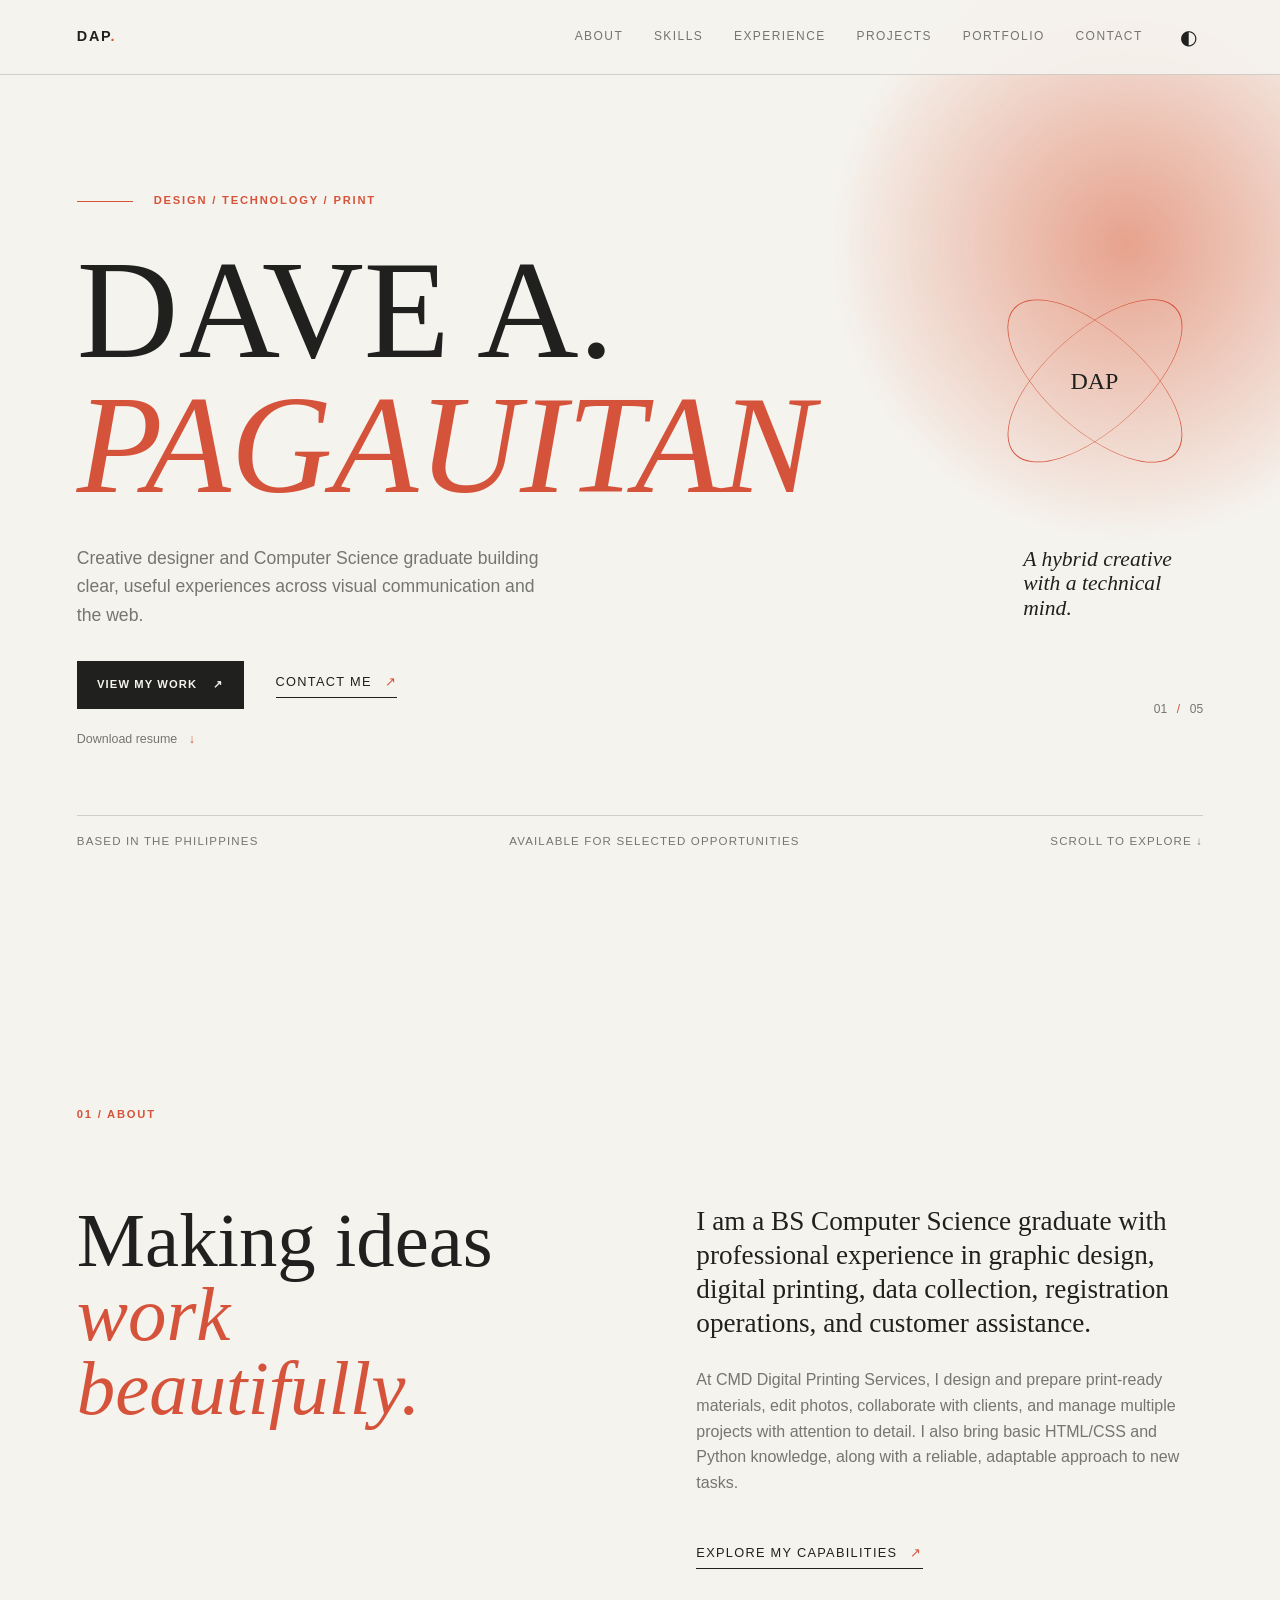
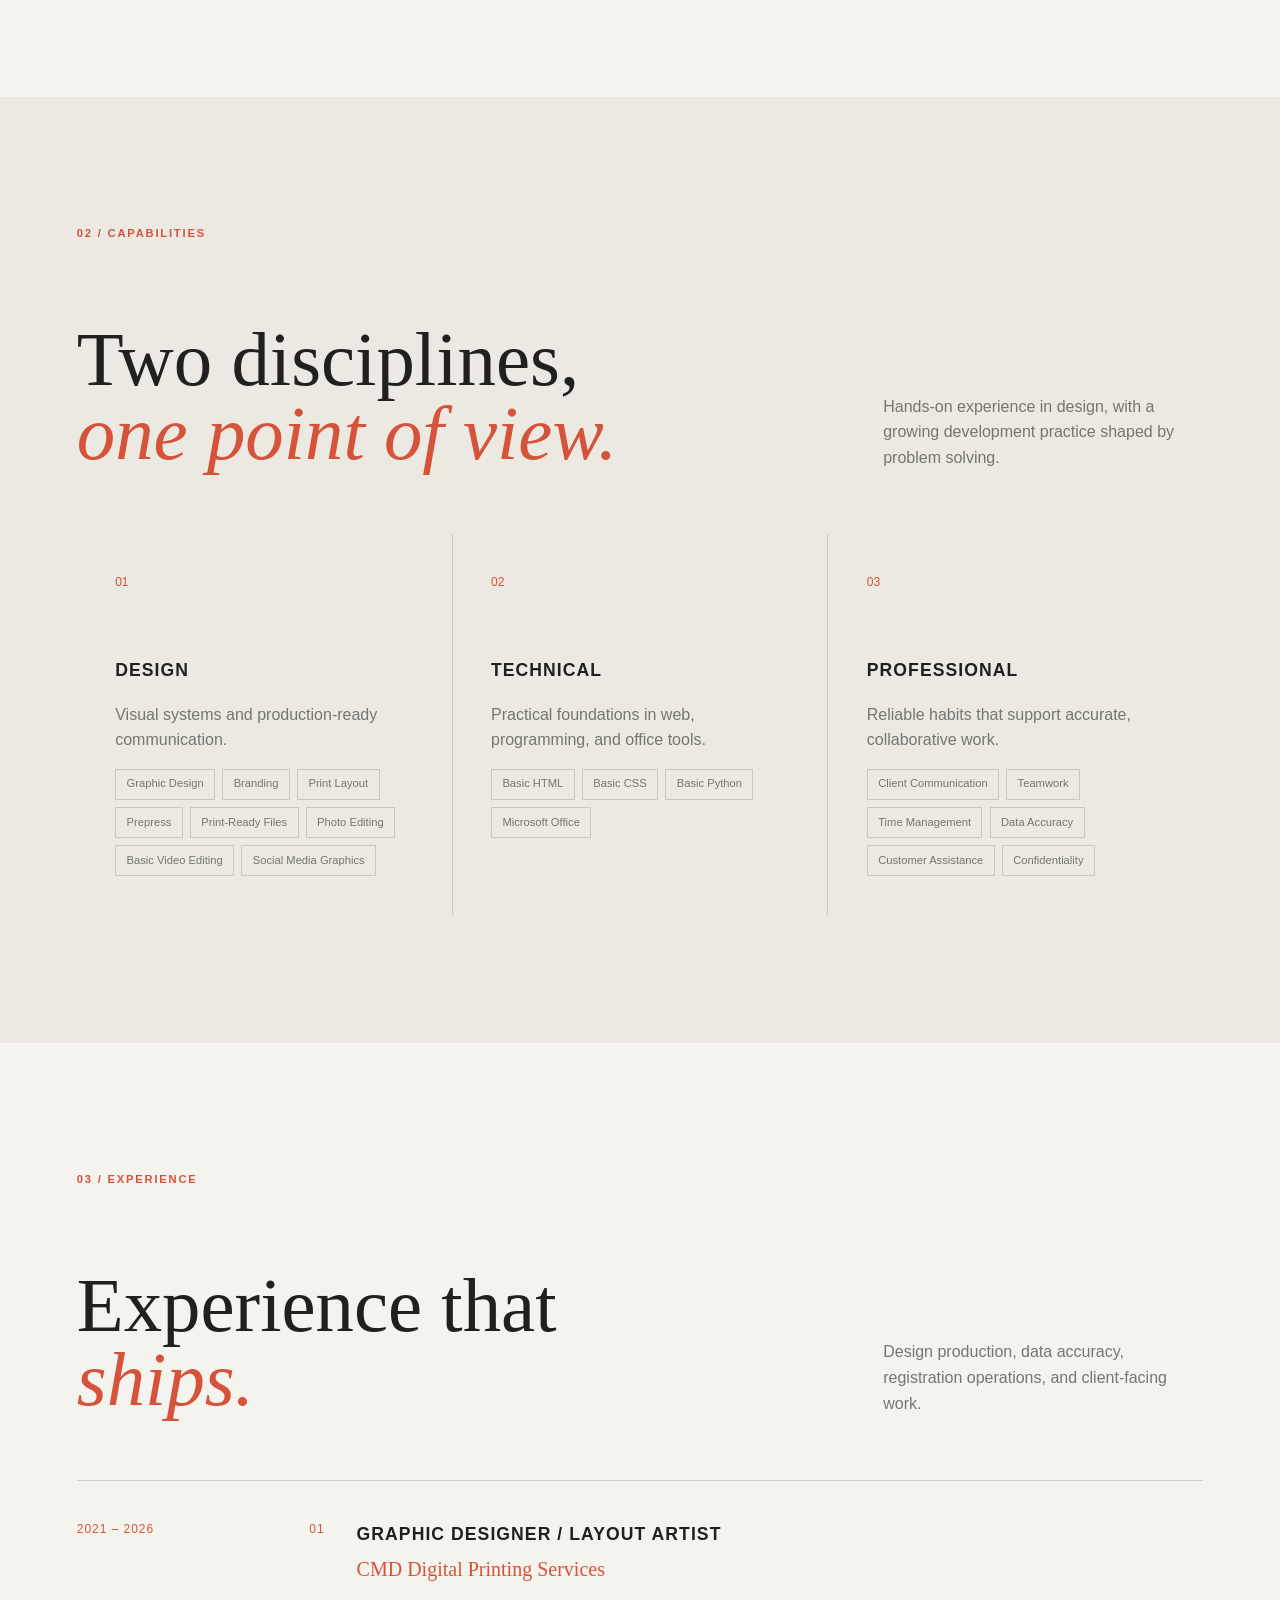
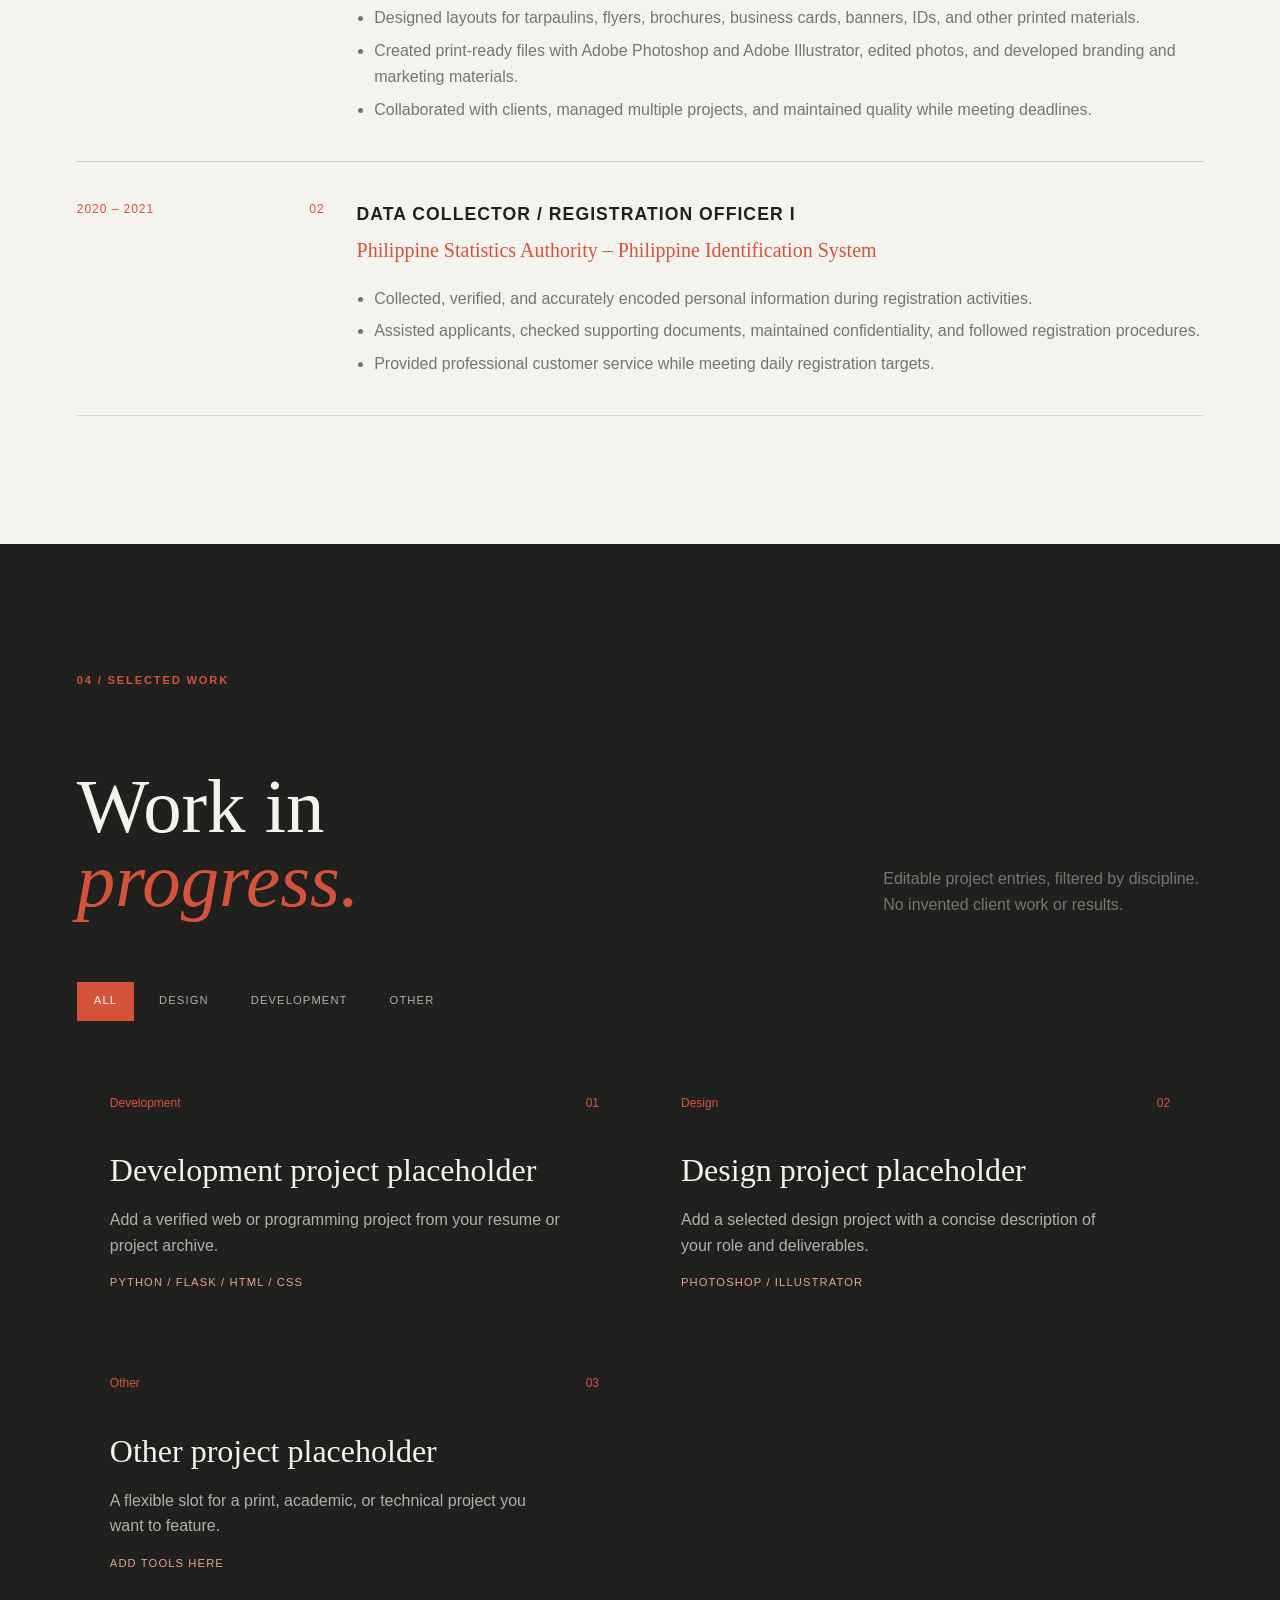
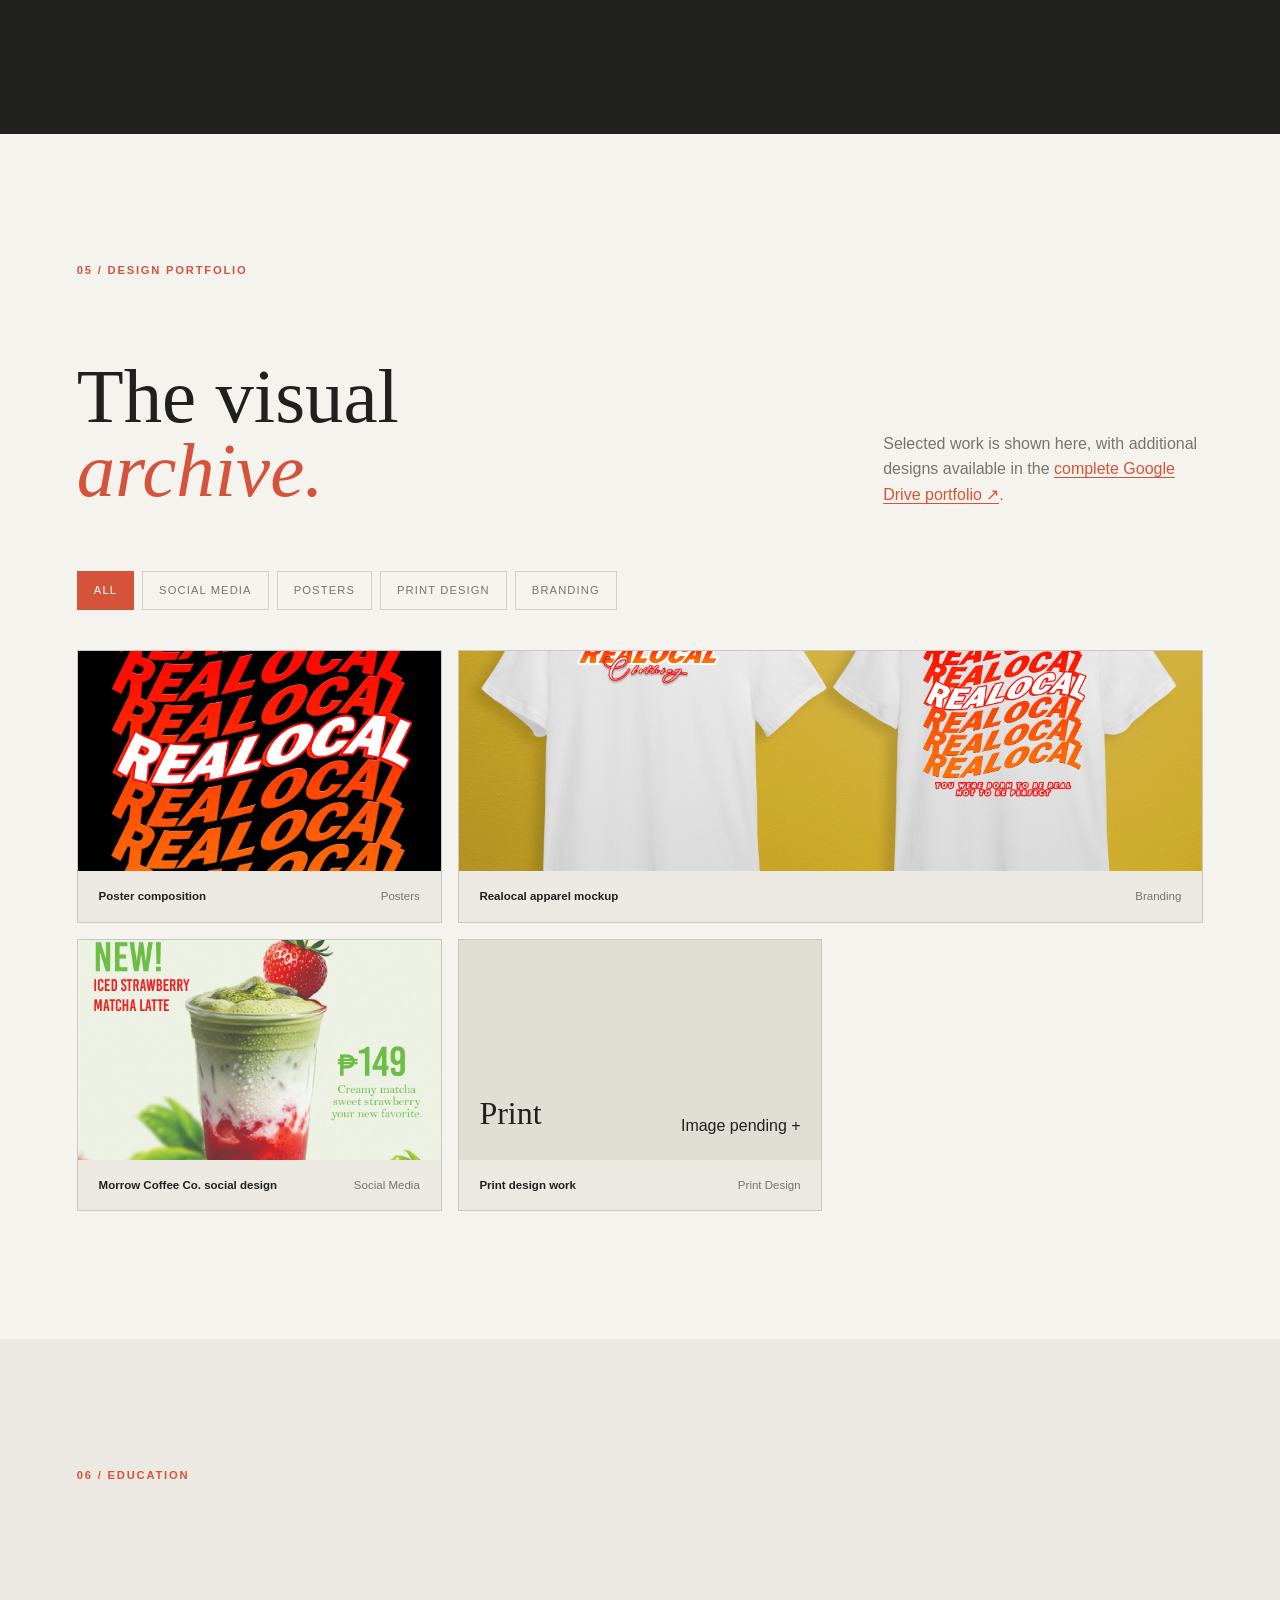
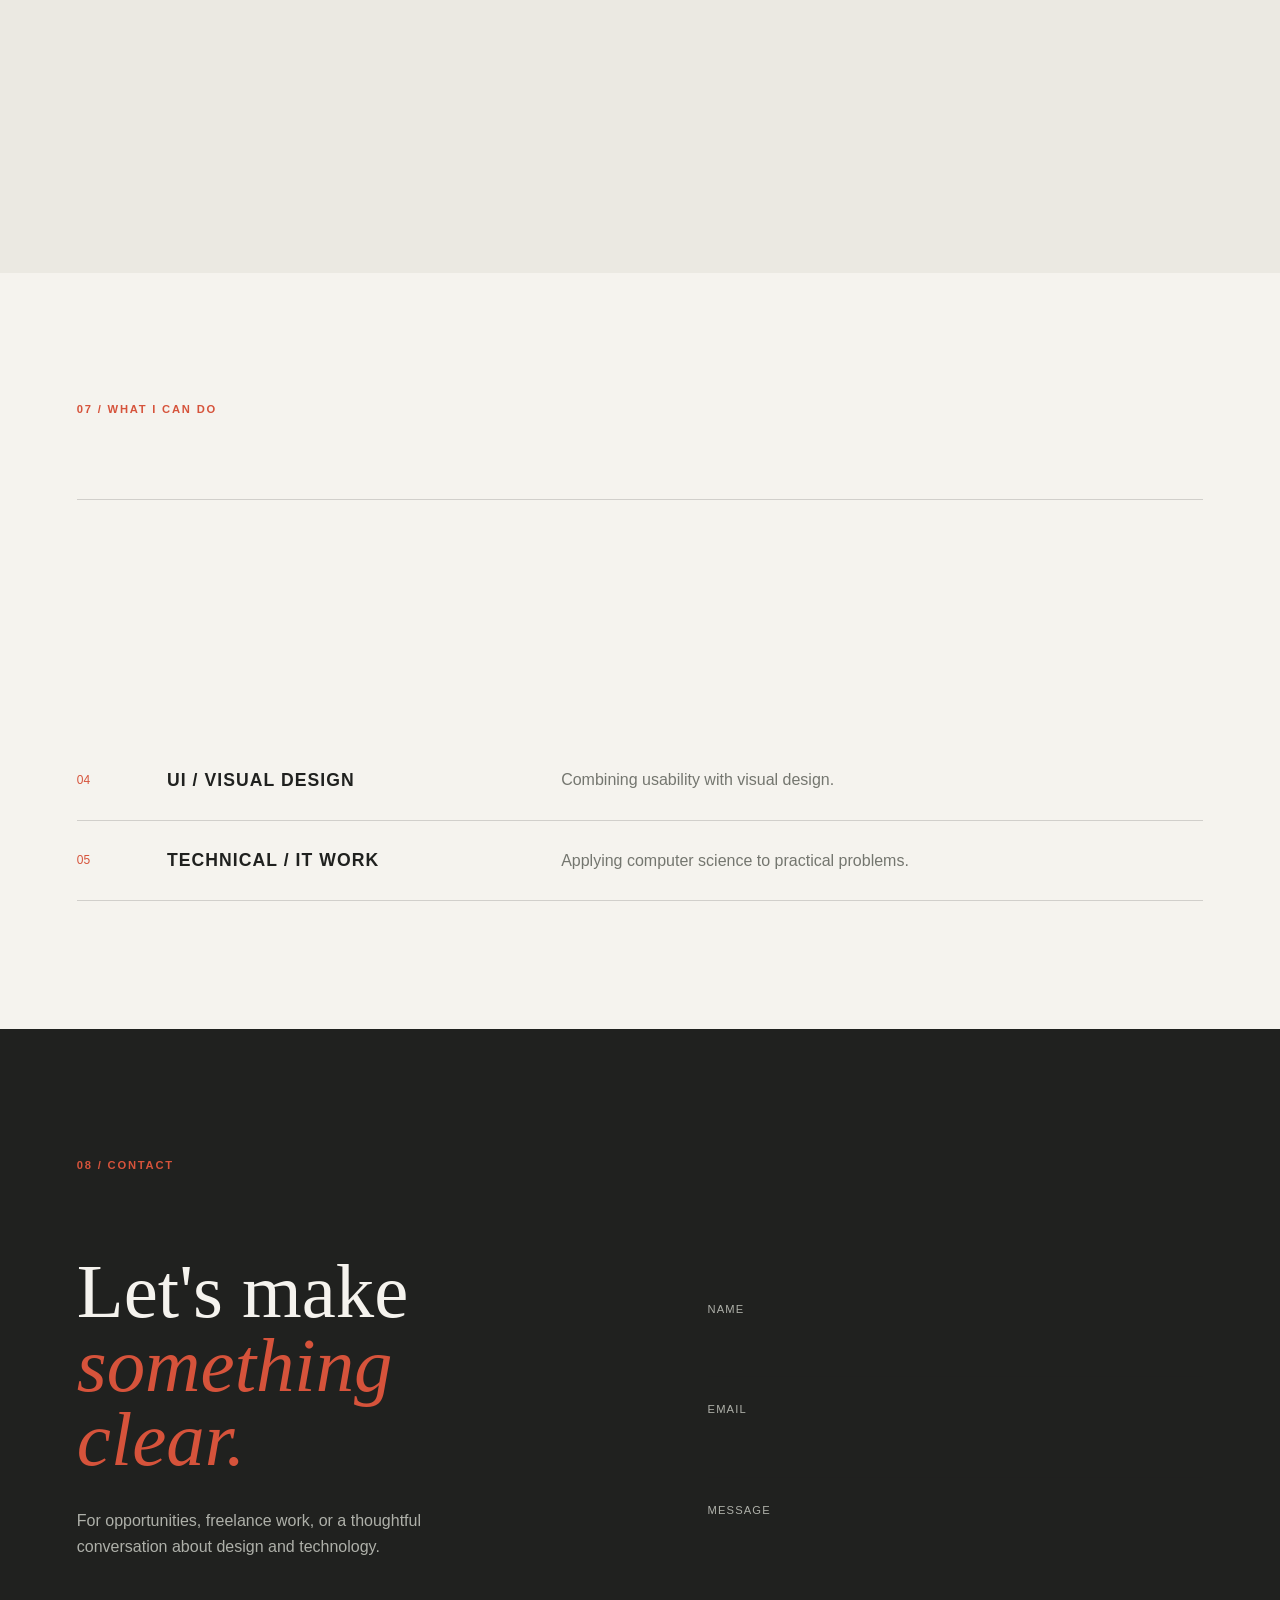
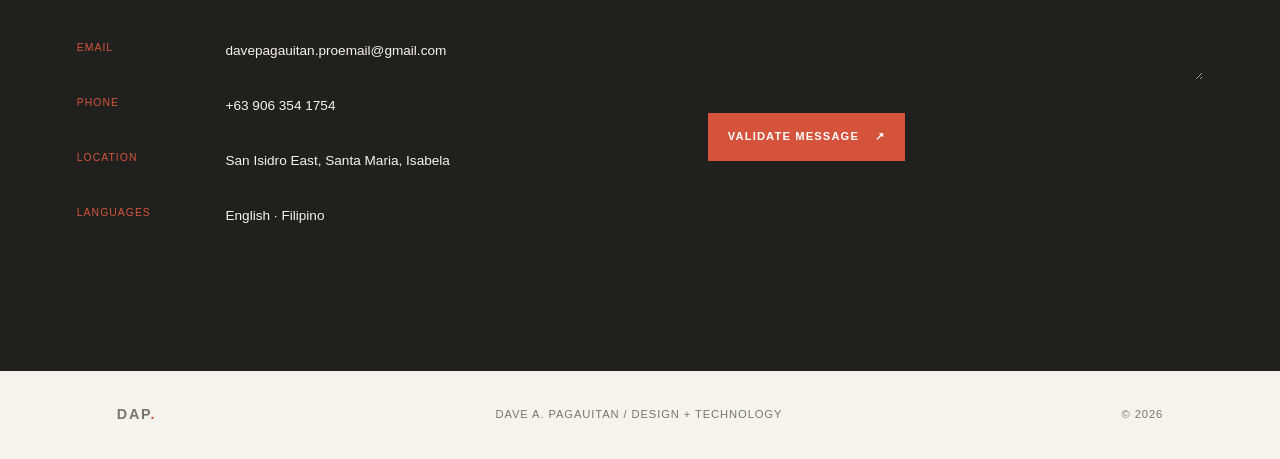
<file: index.html>
<!doctype html>
<html lang="en">
<head>
  <meta name="google-site-verification" content="5f7TO_obWbqnr8MoaQoNt1t6WNRhtnHbqg5XVx381dw" />
  <meta charset="utf-8">
  <meta name="viewport" content="width=device-width, initial-scale=1">
  <meta name="description" content="Dave A. Pagauitan is a creative designer and Computer Science graduate working across visual design, digital printing, and web development.">
  <meta property="og:title" content="Dave A. Pagauitan | Creative Designer & Computer Science Graduate">
  <meta property="og:description" content="A creative technology portfolio spanning design, print, and web development.">
  <meta property="og:type" content="website">
  <meta name="theme-color" content="#f5f3ee">
  <title>Dave A. Pagauitan | Creative Designer & Computer Science Graduate</title>
  <link rel="stylesheet" href="css/style.css">
  <link rel="stylesheet" href="css/portfolio-images.css">
  <link rel="stylesheet" href="css/portfolio-link.css">
  <script defer src="js/script.js"></script>
</head>
<body>
  <div class="scroll-progress" aria-hidden="true"></div>
  <header class="site-header" id="top">
    <nav class="nav-shell" aria-label="Main navigation">
      <a class="wordmark" href="#home" aria-label="Dave A. Pagauitan home"><span>DAP</span><b>.</b></a>
      <button class="menu-toggle" type="button" aria-expanded="false" aria-controls="site-menu"><span></span><span></span><span></span><span class="sr-only">Toggle navigation</span></button>
      <div class="site-menu" id="site-menu">
        <a href="#about">About</a><a href="#skills">Skills</a><a href="#experience">Experience</a><a href="#projects">Projects</a><a href="#portfolio">Portfolio</a><a href="#contact">Contact</a>
        <button class="theme-toggle" type="button" aria-label="Switch to dark theme" title="Toggle color theme"><span aria-hidden="true">◐</span></button>
      </div>
    </nav>
  </header>

  <main>
    <section class="hero section-pad" id="home">
      <div class="hero-grid">
        <div class="hero-copy reveal">
          <p class="eyebrow"><span class="eyebrow-line"></span> Design / Technology / Print</p>
          <h1>Dave A.<br><em>Pagauitan</em></h1>
          <p class="hero-lede">Creative designer and Computer Science graduate building clear, useful experiences across visual communication and the web.</p>
          <div class="hero-actions"><a class="button button-dark" href="#projects">View my work <span>↗</span></a><a class="text-link" href="#contact">Contact me <span>↗</span></a></div>
          <a class="resume-link" href="Dave_Pagauitan_Resume_Simple.pdf" download>Download resume <span>↓</span></a>
        </div>
        <div class="hero-aside reveal reveal-delay">
          <div class="orbit-mark" aria-hidden="true"><span class="orbit orbit-one"></span><span class="orbit orbit-two"></span><span class="orbit-core">DAP</span></div>
          <p class="hero-note">A hybrid creative<br>with a technical mind.</p>
          <div class="hero-index">01 <span>/</span> 05</div>
        </div>
      </div>
      <div class="hero-foot"><span>Based in the Philippines</span><span>Available for selected opportunities</span><span>Scroll to explore ↓</span></div>
    </section>

    <section class="intro section-pad" id="about">
      <div class="section-label">01 / About</div>
      <div class="intro-grid reveal"><h2>Making ideas<br><em>work beautifully.</em></h2><div class="intro-body"><p class="large-copy">I am a BS Computer Science graduate with professional experience in graphic design, digital printing, data collection, registration operations, and customer assistance.</p><p>At CMD Digital Printing Services, I design and prepare print-ready materials, edit photos, collaborate with clients, and manage multiple projects with attention to detail. I also bring basic HTML/CSS and Python knowledge, along with a reliable, adaptable approach to new tasks.</p><a class="arrow-link" href="#skills">Explore my capabilities <span>↗</span></a></div></div>
    </section>

    <section class="skills section-pad section-tint" id="skills">
      <div class="section-label">02 / Capabilities</div><div class="section-heading reveal"><h2>Two disciplines,<br><em>one point of view.</em></h2><p>Hands-on experience in design, with a growing development practice shaped by problem solving.</p></div>
      <div class="skill-grid"><article class="skill-cluster reveal"><div class="cluster-number">01</div><h3>Design</h3><p>Visual systems and production-ready communication.</p><div class="tag-list" data-skill-category="design"></div></article><article class="skill-cluster reveal reveal-delay"><div class="cluster-number">02</div><h3>Technical</h3><p>Practical foundations in web, programming, and office tools.</p><div class="tag-list" data-skill-category="technical"></div></article><article class="skill-cluster reveal reveal-delay-two"><div class="cluster-number">03</div><h3>Professional</h3><p>Reliable habits that support accurate, collaborative work.</p><div class="tag-list" data-skill-category="professional"></div></article></div>
    </section>

    <section class="experience section-pad" id="experience"><div class="section-label">03 / Experience</div><div class="section-heading reveal"><h2>Experience that<br><em>ships.</em></h2><p>Design production, data accuracy, registration operations, and client-facing work.</p></div><div class="experience-list"><article class="experience-item reveal"><div class="experience-meta"><span>2021 – 2026</span><span>01</span></div><div><h3>Graphic Designer / Layout Artist</h3><p class="company-name">CMD Digital Printing Services</p><ul><li>Designed layouts for tarpaulins, flyers, brochures, business cards, banners, IDs, and other printed materials.</li><li>Created print-ready files with Adobe Photoshop and Adobe Illustrator, edited photos, and developed branding and marketing materials.</li><li>Collaborated with clients, managed multiple projects, and maintained quality while meeting deadlines.</li></ul></div></article><article class="experience-item reveal"><div class="experience-meta"><span>2020 – 2021</span><span>02</span></div><div><h3>Data Collector / Registration Officer I</h3><p class="company-name">Philippine Statistics Authority – Philippine Identification System</p><ul><li>Collected, verified, and accurately encoded personal information during registration activities.</li><li>Assisted applicants, checked supporting documents, maintained confidentiality, and followed registration procedures.</li><li>Provided professional customer service while meeting daily registration targets.</li></ul></div></article></div></section>

    <section class="projects section-pad section-dark" id="projects"><div class="section-label">04 / Selected work</div><div class="section-heading reveal"><h2>Work in<br><em>progress.</em></h2><p>Editable project entries, filtered by discipline. No invented client work or results.</p></div><div class="filter-bar" role="group" aria-label="Filter projects"><button class="filter-button active" data-filter="all">All</button><button class="filter-button" data-filter="design">Design</button><button class="filter-button" data-filter="development">Development</button><button class="filter-button" data-filter="other">Other</button></div><div class="project-grid" id="project-grid"></div></section>

    <section class="portfolio section-pad" id="portfolio"><div class="section-label">05 / Design portfolio</div><div class="section-heading reveal"><h2>The visual<br><em>archive.</em></h2><p>Selected work is shown here, with additional designs available in the <a class="inline-link" href="https://drive.google.com/drive/folders/1mYwKBTknX-ug14GBwH73AlHz55hS8yUS?usp=drive_link" target="_blank" rel="noopener noreferrer">complete Google Drive portfolio ↗</a>.</p></div><div class="portfolio-filters filter-bar" role="group" aria-label="Filter design portfolio"><button class="filter-button active" data-portfolio-filter="all">All</button><button class="filter-button" data-portfolio-filter="social media">Social Media</button><button class="filter-button" data-portfolio-filter="posters">Posters</button><button class="filter-button" data-portfolio-filter="print design">Print Design</button><button class="filter-button" data-portfolio-filter="branding">Branding</button></div><div class="portfolio-grid" id="portfolio-grid"></div></section>

    <section class="education section-pad section-tint"><div class="section-label">06 / Education</div><div class="education-row reveal"><div><h2>Computer<br><em>Science.</em></h2></div><div class="education-detail"><p class="detail-kicker">2015 – 2019</p><h3>Bachelor of Science in Computer Science</h3><p>Cagayan State University – Carig Campus</p></div></div></section>

    <section class="services section-pad"><div class="section-label">07 / What I can do</div><div class="service-list"><article class="service-item reveal"><span>01</span><h3>Graphic design</h3><p>Visual materials for digital and print.</p></article><article class="service-item reveal"><span>02</span><h3>Social media design</h3><p>Creative visual content for social media.</p></article><article class="service-item reveal"><span>03</span><h3>Web development</h3><p>Responsive websites and web applications.</p></article><article class="service-item reveal"><span>04</span><h3>UI / visual design</h3><p>Combining usability with visual design.</p></article><article class="service-item reveal"><span>05</span><h3>Technical / IT work</h3><p>Applying computer science to practical problems.</p></article></div></section>

    <section class="contact section-pad section-dark" id="contact"><div class="section-label">08 / Contact</div><div class="contact-grid"><div class="contact-copy reveal"><h2>Let's make<br><em>something clear.</em></h2><p>For opportunities, freelance work, or a thoughtful conversation about design and technology.</p><div class="contact-details"><div><span>Email</span><a href="mailto:davepagauitan.proemail@gmail.com">davepagauitan.proemail@gmail.com</a></div><div><span>Phone</span><a href="tel:+639063541754">+63 906 354 1754</a></div><div><span>Location</span><p>San Isidro East, Santa Maria, Isabela</p></div><div><span>Languages</span><p>English · Filipino</p></div></div></div><form class="contact-form reveal reveal-delay" id="contact-form" novalidate><label for="name">Name</label><input id="name" name="name" type="text" autocomplete="name" required><label for="email">Email</label><input id="email" name="email" type="email" autocomplete="email" required><label for="message">Message</label><textarea id="message" name="message" rows="5" required></textarea><button class="button button-light" type="submit">Validate message <span>↗</span></button><p class="form-status" id="form-status" role="status" aria-live="polite"></p></form></div></section>
  </main>
  <footer class="site-footer"><a class="wordmark" href="#top"><span>DAP</span><b>.</b></a><p>Dave A. Pagauitan / Design + Technology</p><p>© <span id="current-year"></span></p></footer>
  <button class="back-to-top" type="button" aria-label="Back to top">↑</button>
  <div class="modal" id="portfolio-modal" role="dialog" aria-modal="true" aria-labelledby="modal-title" hidden><div class="modal-backdrop" data-close-modal></div><div class="modal-content"><button class="modal-close" type="button" aria-label="Close portfolio preview">×</button><div class="modal-image" id="modal-image"></div><div class="modal-copy"><p class="detail-kicker" id="modal-category"></p><h2 id="modal-title"></h2><p id="modal-description"></p><p class="modal-tools" id="modal-tools"></p></div></div></div>
</body>
</html>
</file>
<file: css/style.css>
:root {
  --background: #f5f3ee;
  --surface: #ebe9e2;
  --surface-strong: #dfddd4;
  --text: #20211f;
  --muted: #74766f;
  --accent: #d6533b;
  --accent-soft: #e7a28d;
  --border: rgba(32, 33, 31, .17);
  --dark: #20211f;
  --dark-text: #f5f3ee;
  --dark-muted: #aeb0a9;
  --shadow: 0 20px 50px rgba(32, 33, 31, .08);
  --display: Georgia, 'Times New Roman', serif;
  --body: 'Trebuchet MS', 'Segoe UI', sans-serif;
  color-scheme: light;
}
[data-theme="dark"] { --background: #20211f; --surface: #292a27; --surface-strong: #343531; --text: #f5f3ee; --muted: #b4b5ae; --border: rgba(245, 243, 238, .18); --dark: #121311; --dark-text: #f5f3ee; --dark-muted: #b4b5ae; --shadow: 0 20px 50px rgba(0, 0, 0, .2); color-scheme: dark; }
* { box-sizing: border-box; }
html { scroll-behavior: smooth; }
body { margin: 0; background: var(--background); color: var(--text); font-family: var(--body); line-height: 1.6; transition: background .3s, color .3s; }
a { color: inherit; text-decoration: none; }
button, input, textarea { font: inherit; }
button { cursor: pointer; }
.sr-only { position: absolute; width: 1px; height: 1px; padding: 0; overflow: hidden; clip: rect(0, 0, 0, 0); white-space: nowrap; border: 0; }
.section-pad { padding: 8rem max(6vw, 2rem); }
.section-tint { background: var(--surface); }
.section-dark { background: var(--dark); color: var(--dark-text); }
.site-header { position: fixed; z-index: 10; top: 0; width: 100%; background: color-mix(in srgb, var(--background) 88%, transparent); border-bottom: 1px solid var(--border); backdrop-filter: blur(14px); }
.nav-shell { max-width: 1440px; margin: auto; min-height: 74px; padding: 0 max(6vw, 2rem); display: flex; align-items: center; justify-content: space-between; }
.wordmark { font-family: var(--body); font-size: .9rem; letter-spacing: .12em; font-weight: 700; }.wordmark b { color: var(--accent); }
.site-menu { display: flex; align-items: center; gap: clamp(1.1rem, 2.4vw, 2.4rem); font-size: .75rem; text-transform: uppercase; letter-spacing: .12em; }.site-menu a { color: var(--muted); transition: color .2s; }.site-menu a:hover, .site-menu a.active { color: var(--accent); }
.theme-toggle, .menu-toggle { background: none; border: 0; color: var(--text); }.theme-toggle { font-size: 1.25rem; padding: .4rem; }.menu-toggle { display: none; }
.scroll-progress { position: fixed; z-index: 11; top: 0; left: 0; height: 3px; width: 0; background: var(--accent); }
.hero { min-height: 100vh; padding-top: 12rem; display: flex; flex-direction: column; justify-content: space-between; background: radial-gradient(circle at 88% 25%, var(--accent-soft) 0, transparent 22%), var(--background); }
.hero-grid { max-width: 1440px; width: 100%; margin: auto; display: grid; grid-template-columns: 1fr 25%; gap: 3rem; }.eyebrow, .section-label, .detail-kicker { color: var(--accent); font-size: .7rem; text-transform: uppercase; letter-spacing: .16em; font-weight: 700; }.eyebrow-line { display: inline-block; width: 3.5rem; height: 1px; background: var(--accent); vertical-align: middle; margin-right: 1rem; }
h1, h2, h3, p { margin-top: 0; }h1, h2 { font-family: var(--display); font-weight: 400; line-height: .96; letter-spacing: 0; }h1 { max-width: 900px; font-size: clamp(4.5rem, 11vw, 11rem); margin: 2rem 0; text-transform: uppercase; }h1 em, h2 em { color: var(--accent); font-style: italic; }h2 { font-size: clamp(3rem, 6vw, 6.5rem); margin-bottom: 2rem; }h3 { font-size: 1.1rem; text-transform: uppercase; letter-spacing: .06em; }.hero-lede { max-width: 470px; font-size: 1.1rem; color: var(--muted); }.hero-actions { display: flex; align-items: center; gap: 2rem; margin: 2rem 0 1rem; }.button { border: 1px solid transparent; display: inline-flex; gap: 1rem; align-items: center; justify-content: center; padding: .9rem 1.2rem; text-transform: uppercase; letter-spacing: .1em; font-size: .7rem; font-weight: 700; transition: transform .2s, background .2s; }.button:hover { transform: translateY(-3px); }.button-dark { background: var(--text); color: var(--background); }.button-light { background: var(--accent); color: #fff; }.text-link, .arrow-link { border-bottom: 1px solid var(--text); padding-bottom: .25rem; font-size: .8rem; text-transform: uppercase; letter-spacing: .1em; }.resume-link { color: var(--muted); font-size: .78rem; }.resume-link span, .text-link span, .arrow-link span { color: var(--accent); margin-left: .5rem; }.hero-aside { display: flex; flex-direction: column; justify-content: space-between; padding: 5rem 0 2rem; }.orbit-mark { position: relative; width: min(17vw, 230px); aspect-ratio: 1; margin-left: auto; }.orbit { position: absolute; inset: 0; border: 1px solid var(--accent); border-radius: 50%; }.orbit-one { transform: rotate(42deg) scaleY(.45); }.orbit-two { transform: rotate(-42deg) scaleY(.45); }.orbit-core { display: grid; place-items: center; height: 100%; font-family: var(--display); font-size: 1.5rem; }.hero-note { margin-left: auto; max-width: 180px; font-family: var(--display); font-size: 1.35rem; font-style: italic; line-height: 1.15; }.hero-index { margin-left: auto; color: var(--muted); font-size: .75rem; }.hero-index span { color: var(--accent); padding: 0 .4rem; }.hero-foot { max-width: 1440px; width: 100%; margin: 4rem auto 0; display: flex; justify-content: space-between; padding-top: 1rem; border-top: 1px solid var(--border); color: var(--muted); font-size: .72rem; text-transform: uppercase; letter-spacing: .1em; }
.section-label { margin-bottom: 5rem; }.intro-grid, .section-heading, .education-row { max-width: 1200px; margin: auto; }.intro-grid { display: grid; grid-template-columns: 1fr 1fr; gap: 10%; }.intro-body { max-width: 500px; color: var(--muted); }.large-copy { color: var(--text); font-family: var(--display); font-size: 1.7rem; line-height: 1.25; }.arrow-link { display: inline-block; margin-top: 2rem; color: var(--text); }.section-heading { display: flex; justify-content: space-between; align-items: end; gap: 3rem; margin-bottom: 4rem; }.section-heading h2 { margin: 0; }.section-heading p { color: var(--muted); max-width: 320px; margin: 0; }.skill-grid { max-width: 1200px; margin: auto; display: grid; grid-template-columns: repeat(3, 1fr); gap: 1px; background: var(--border); }.skill-cluster { background: var(--surface); padding: 2.4rem; min-height: 310px; transition: background .2s, transform .2s; }.skill-cluster:hover { background: var(--background); transform: translateY(-5px); }.cluster-number { color: var(--accent); font-size: .75rem; margin-bottom: 4rem; }.skill-cluster p { color: var(--muted); }.tag-list { display: flex; flex-wrap: wrap; gap: .45rem; }.tag { border: 1px solid var(--border); padding: .35rem .65rem; font-size: .7rem; color: var(--muted); }
.empty-state { max-width: 1200px; margin: auto; border-top: 1px solid var(--border); border-bottom: 1px solid var(--border); padding: 2rem 0; display: flex; gap: 2rem; align-items: center; }.empty-mark { color: var(--accent); font-size: 3rem; font-family: var(--display); }.empty-state p { color: var(--muted); }.empty-state h3 { margin-bottom: .4rem; }
.experience-list { max-width: 1200px; margin: auto; border-top: 1px solid var(--border); }.experience-item { display: grid; grid-template-columns: 22% 1fr; gap: 2rem; padding: 2.4rem 0; border-bottom: 1px solid var(--border); }.experience-meta { display: flex; justify-content: space-between; color: var(--accent); font-size: .75rem; text-transform: uppercase; letter-spacing: .08em; }.experience-item h3 { margin-bottom: .35rem; }.company-name { color: var(--accent); font-family: var(--display); font-size: 1.25rem; }.experience-item ul { color: var(--muted); margin: 1.25rem 0 0; padding-left: 1.1rem; }.experience-item li + li { margin-top: .45rem; }
.filter-bar { display: flex; flex-wrap: wrap; gap: .5rem; max-width: 1200px; margin: 0 auto 2.5rem; }.filter-button { border: 1px solid var(--border); background: transparent; color: var(--muted); padding: .6rem 1rem; font-size: .7rem; text-transform: uppercase; letter-spacing: .1em; }.section-dark .filter-button { color: var(--dark-muted); }.filter-button.active, .filter-button:hover { background: var(--accent); border-color: var(--accent); color: #fff; }.project-grid { max-width: 1200px; margin: auto; display: grid; grid-template-columns: repeat(2, 1fr); gap: 1rem; }.project-card { border: 1px solid var(--border); padding: 2rem; min-height: 260px; display: flex; flex-direction: column; justify-content: space-between; animation: card-in .35s both; }.project-card:hover { border-color: var(--accent); }.project-top { display: flex; justify-content: space-between; color: var(--accent); font-size: .75rem; }.project-card h3 { font-family: var(--display); font-size: 2rem; text-transform: none; letter-spacing: 0; font-weight: 400; margin: 2rem 0 .7rem; }.project-card p { color: var(--dark-muted); max-width: 450px; }.project-tech { color: var(--accent-soft); font-size: .7rem; text-transform: uppercase; letter-spacing: .1em; }
.portfolio-grid { max-width: 1200px; margin: auto; display: grid; grid-template-columns: repeat(12, 1fr); gap: 1rem; }.portfolio-card { grid-column: span 4; border: 1px solid var(--border); background: var(--surface); text-align: left; padding: 0; color: var(--text); animation: card-in .35s both; }.portfolio-card:nth-child(2) { grid-column: span 8; }.portfolio-card:hover .portfolio-placeholder { background: var(--accent-soft); }.portfolio-placeholder { min-height: 220px; padding: 1.3rem; display: flex; align-items: end; justify-content: space-between; background: var(--surface-strong); transition: background .25s; }.portfolio-placeholder strong { font-family: var(--display); font-size: 2rem; font-weight: 400; }.portfolio-card-info { padding: 1rem 1.3rem; display: flex; justify-content: space-between; gap: 1rem; font-size: .72rem; }.portfolio-card-info span { color: var(--muted); }
.education-row { display: grid; grid-template-columns: 1fr 1fr; gap: 10%; align-items: center; }.education-detail { border-left: 1px solid var(--accent); padding-left: 2rem; }.education-detail p { color: var(--muted); }.service-list { max-width: 1200px; margin: auto; border-top: 1px solid var(--border); }.service-item { display: grid; grid-template-columns: 8% 35% 1fr; align-items: center; padding: 1.6rem 0; border-bottom: 1px solid var(--border); }.service-item span { color: var(--accent); font-size: .75rem; }.service-item h3 { margin: 0; }.service-item p { color: var(--muted); margin: 0; }
.contact-grid { max-width: 1200px; margin: auto; display: grid; grid-template-columns: 1fr 1fr; gap: 12%; }.contact-copy > p { color: var(--dark-muted); max-width: 380px; }.contact-details { border-top: 1px solid var(--border); margin-top: 4rem; }.contact-details > div { padding: 1rem 0; border-bottom: 1px solid var(--border); display: grid; grid-template-columns: 30% 1fr; font-size: .85rem; }.contact-details span { color: var(--accent); text-transform: uppercase; font-size: .65rem; letter-spacing: .1em; }.contact-details p, .contact-details a { margin: 0; color: var(--dark-text); }.contact-details a:hover { color: var(--accent-soft); }.contact-form { display: flex; flex-direction: column; gap: .5rem; align-self: center; }.contact-form label { color: var(--dark-muted); font-size: .7rem; text-transform: uppercase; letter-spacing: .1em; margin-top: 1rem; }.contact-form input, .contact-form textarea { resize: vertical; border: 0; border-bottom: 1px solid var(--border); background: transparent; color: var(--dark-text); padding: .75rem 0; outline: 0; }.contact-form input:focus, .contact-form textarea:focus { border-color: var(--accent); }.contact-form .button { align-self: start; margin-top: 1.5rem; }.form-status { min-height: 2rem; font-size: .8rem; color: var(--accent-soft); }.site-footer { max-width: 1200px; margin: auto; padding: 2rem max(6vw, 2rem); display: flex; justify-content: space-between; align-items: center; color: var(--muted); font-size: .7rem; text-transform: uppercase; letter-spacing: .08em; }.site-footer p { margin: 0; }.back-to-top { position: fixed; right: 1.5rem; bottom: 1.5rem; border: 1px solid var(--border); background: var(--text); color: var(--background); width: 42px; height: 42px; opacity: 0; pointer-events: none; transition: opacity .2s, transform .2s; }.back-to-top.visible { opacity: 1; pointer-events: auto; }.back-to-top:hover { transform: translateY(-4px); }.modal[hidden] { display: none; }.modal { position: fixed; inset: 0; z-index: 20; display: grid; place-items: center; padding: 2rem; }.modal-backdrop { position: absolute; inset: 0; background: rgba(0, 0, 0, .78); }.modal-content { position: relative; z-index: 1; max-width: 900px; width: 100%; max-height: 90vh; overflow: auto; background: var(--background); color: var(--text); display: grid; grid-template-columns: 1fr .75fr; box-shadow: var(--shadow); animation: modal-in .25s both; }.modal-close { position: absolute; right: 1rem; top: .7rem; border: 0; background: transparent; color: var(--text); font-size: 2rem; line-height: 1; z-index: 2; }.modal-image { min-height: 420px; background: var(--surface-strong); display: grid; place-items: center; color: var(--accent); font-family: var(--display); font-size: 4rem; }.modal-copy { padding: 4rem 2rem 2rem; }.modal-copy h2 { font-size: 3rem; margin-bottom: 1rem; }.modal-copy p { color: var(--muted); }.modal-tools { color: var(--accent) !important; font-size: .75rem; text-transform: uppercase; letter-spacing: .1em; }
.reveal { opacity: 0; transform: translateY(24px); transition: opacity .7s ease, transform .7s ease; }.reveal.is-visible { opacity: 1; transform: none; }@keyframes card-in { from { opacity: 0; transform: translateY(12px); } to { opacity: 1; transform: none; } }@keyframes modal-in { from { opacity: 0; transform: scale(.97); } to { opacity: 1; transform: scale(1); } }
@media (max-width: 760px) { .section-pad { padding: 5rem 1.25rem; }.nav-shell { padding: 0 1.25rem; }.menu-toggle { display: flex; flex-direction: column; gap: 4px; padding: .5rem; }.menu-toggle span:not(.sr-only) { width: 22px; height: 1px; background: var(--text); }.site-menu { position: absolute; top: 74px; left: 0; right: 0; display: grid; gap: 0; padding: .75rem 1.25rem 1.25rem; background: var(--background); border-bottom: 1px solid var(--border); transform: translateY(-130%); transition: transform .3s; }.site-menu.open { transform: none; }.site-menu a, .theme-toggle { padding: .8rem 0; }.theme-toggle { justify-self: start; }.hero { padding-top: 9rem; min-height: 780px; }.hero-grid, .intro-grid, .education-row, .contact-grid { grid-template-columns: 1fr; gap: 3rem; }.hero-copy { min-width: 0; }.hero-aside { display: none; }.hero h1 { font-size: clamp(3.4rem, 16vw, 7rem); overflow-wrap: anywhere; }.hero-foot { margin-top: 3rem; display: grid; gap: .7rem; }.eyebrow { display: flex; align-items: center; flex-wrap: wrap; gap: .75rem; }.eyebrow-line { margin-right: 0; }.section-label { margin-bottom: 3rem; }.section-heading { display: block; margin-bottom: 2.5rem; }.section-heading p { margin-top: 1.5rem; }.experience-item { grid-template-columns: 1fr; gap: .75rem; padding: 1.8rem 0; }.experience-meta { max-width: 180px; }.skill-grid, .project-grid { grid-template-columns: 1fr; }.skill-cluster { min-height: auto; padding: 1.6rem; }.cluster-number { margin-bottom: 2rem; }.portfolio-grid { grid-template-columns: repeat(2, minmax(0, 1fr)); }.portfolio-card, .portfolio-card:nth-child(2) { grid-column: span 1; min-width: 0; }.portfolio-placeholder { min-height: 150px; min-width: 0; }.portfolio-placeholder strong, .portfolio-card-info strong { overflow-wrap: anywhere; }.portfolio-card-info { display: block; }.portfolio-card-info span { display: block; margin-top: .3rem; }.service-item { grid-template-columns: 12% 1fr; gap: .4rem; }.service-item p { grid-column: 2; }.contact-details { margin-top: 2rem; }.site-footer { display: grid; gap: 1rem; }.modal { padding: .75rem; }.modal-content { display: block; max-height: 92vh; }.modal-image { min-height: 250px; }.modal-copy { padding: 2rem 1.25rem 1.25rem; }.modal-copy h2 { font-size: 2.4rem; }.hero-actions { gap: 1rem; flex-wrap: wrap; } }
@media (prefers-reduced-motion: reduce) { *, *::before, *::after { scroll-behavior: auto !important; animation-duration: .01ms !important; transition-duration: .01ms !important; } .reveal { opacity: 1; transform: none; } }
</file>
<file: css/portfolio-images.css>
.portfolio-placeholder {
  overflow: hidden;
}

.portfolio-placeholder img {
  width: calc(100% + 2.6rem);
  height: 220px;
  object-fit: cover;
  display: block;
  margin: -1.3rem;
}

.modal-image {
  overflow: hidden;
}

.modal-image img {
  width: 100%;
  height: 100%;
  min-height: 420px;
  object-fit: contain;
  display: block;
}
</file>
<file: css/portfolio-link.css>
.inline-link {
  color: var(--accent);
  border-bottom: 1px solid currentColor;
}

.inline-link:hover {
  color: var(--text);
}
</file>
